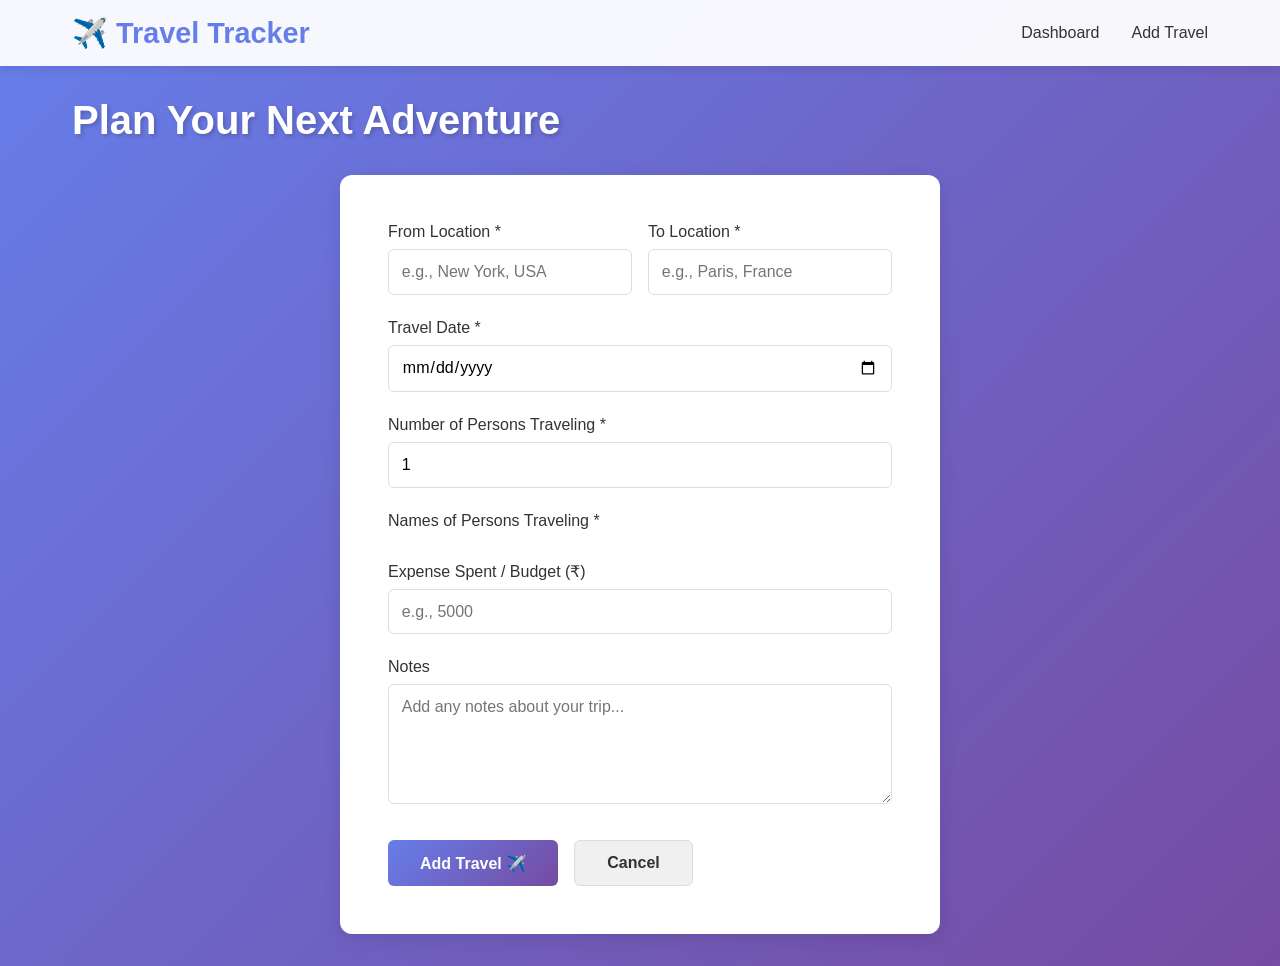
<file: templates/index.html>
<!DOCTYPE html>
<html lang="en">
<head>
    <meta charset="UTF-8">
    <meta name="viewport" content="width=device-width, initial-scale=1.0">
    <title>Add Travel - Travel Tracker</title>
    <link rel="stylesheet" href="/static/css/styles.css">
</head>
<body>
    <header>
        <nav>
            <a href="/" class="logo">✈️ Travel Tracker</a>
            <ul class="nav-links">
                <li><a href="/">Dashboard</a></li>
                <li><a href="/add">Add Travel</a></li>
            </ul>
        </nav>
    </header>

    <div id="message-container"></div>

    <main>
        <h1 class="page-title">Plan Your Next Adventure</h1>
        
        <div class="form-container">
            <form id="add-form">
                <div class="form-row">
                    <div class="form-group">
                        <label for="from-location">From Location *</label>
                        <input type="text" id="from-location" name="from-location" placeholder="e.g., New York, USA" required>
                    </div>
                    <div class="form-group">
                        <label for="to-location">To Location *</label>
                        <input type="text" id="to-location" name="to-location" placeholder="e.g., Paris, France" required>
                    </div>
                </div>

                <div class="form-group">
                    <label for="travel-date">Travel Date *</label>
                    <input type="date" id="travel-date" name="travel-date" required>
                </div>

                <div class="form-group">
                    <label for="number-of-persons">Number of Persons Traveling *</label>
                    <input type="number" id="number-of-persons" name="number-of-persons" value="1" placeholder="e.g., 2" min="1" required>
                </div>

                <div class="form-group">
                    <label>Names of Persons Traveling *</label>
                    <div id="person-names-container">
                        <!-- Dynamic person name fields will be generated here -->
                    </div>
                </div>

                <div class="form-group">
                    <label for="budget">Expense Spent / Budget (₹)</label>
                    <input type="number" id="budget" name="budget" placeholder="e.g., 5000" step="0.01" min="0">
                </div>

                <div class="form-group">
                    <label for="notes">Notes</label>
                    <textarea id="notes" name="notes" placeholder="Add any notes about your trip..."></textarea>
                </div>

                <div class="btn-group">
                    <button type="submit" class="btn btn-primary">Add Travel ✈️</button>
                    <a href="/" class="btn btn-secondary">Cancel</a>
                </div>
            </form>
        </div>
    </main>

    <script src="/static/js/script.js"></script>
</body>
</html>
</file>
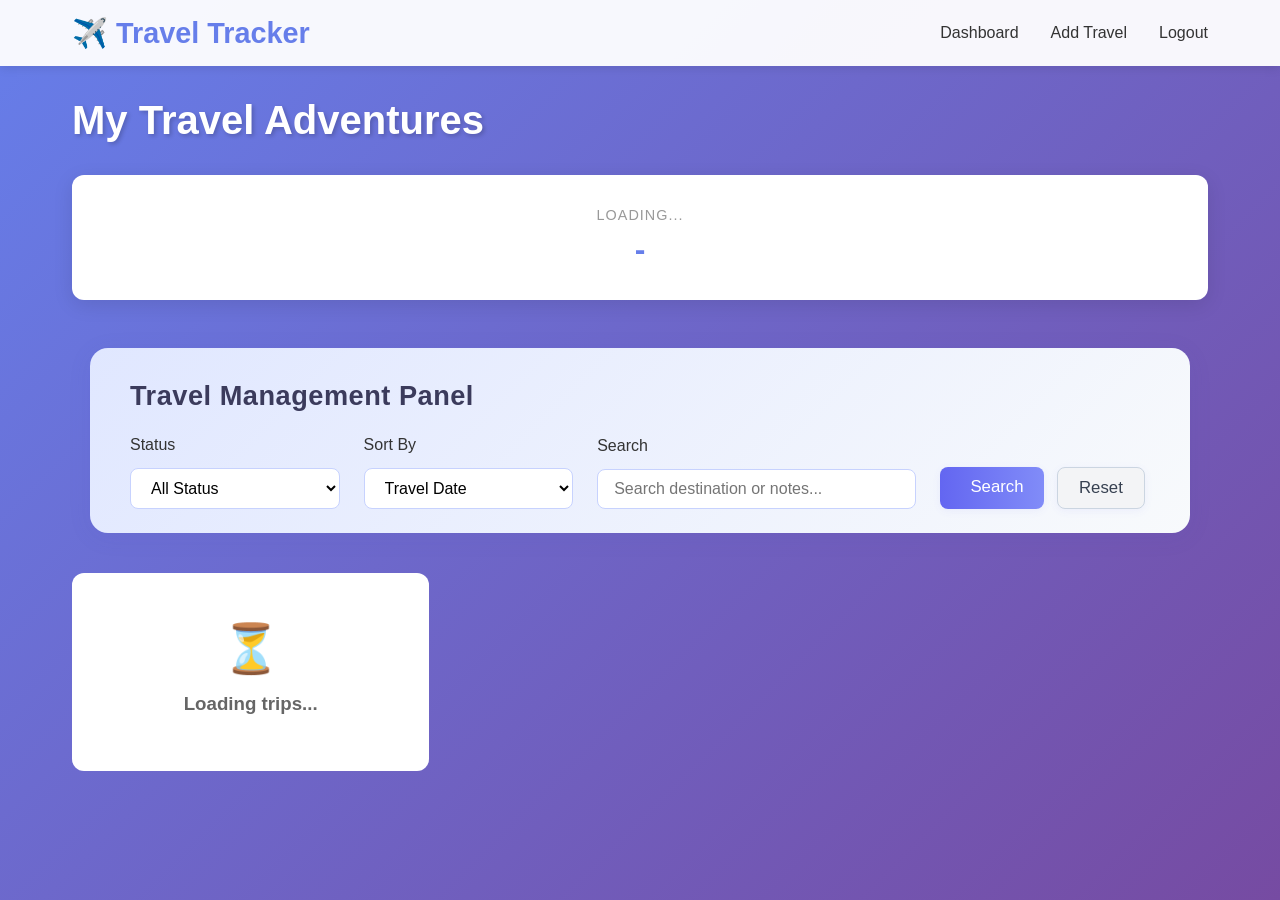
<file: templates/dashboard.html>
<!DOCTYPE html>
<html lang="en">
<head>
    <meta charset="UTF-8">
    <meta name="viewport" content="width=device-width, initial-scale=1.0">
    <title>Dashboard - Travel Tracker</title>
    <link rel="stylesheet" href="/static/css/styles.css">
</head>
<body>
    <header>
        <nav>
            <a href="/" class="logo">✈️ Travel Tracker</a>
            <ul class="nav-links">
                <li><a href="/">Dashboard</a></li>
                <li><a href="/add">Add Travel</a></li>
                <li><a href="/logout" id="logout-link">Logout</a></li>
            </ul>
        </nav>
    </header>

    <div id="message-container"></div>

    <main>
        <h1 class="page-title">My Travel Adventures</h1>

        <!-- Statistics Dashboard -->
        <div class="stats-grid" id="stats-container">
            <div class="stat-card">
                <div class="stat-label">Loading...</div>
                <div class="stat-value">-</div>
            </div>
        </div>

                <!-- Travel Management Panel (Updated Filter Section) -->
                <div class="travel-panel-container">
                    <h2 class="travel-panel-title">Travel Management Panel</h2>
                    <div class="travel-panel-filters">
                        <div class="travel-panel-row">
                            <div class="travel-panel-group">
                                <label for="status-filter">Status</label>
                                <select id="status-filter" class="travel-panel-input">
                                    <option value="">All Status</option>
                                    <option value="upcoming">Upcoming</option>
                                    <option value="ongoing">Ongoing</option>
                                    <option value="completed">Completed</option>
                                </select>
                            </div>
                            <div class="travel-panel-group">
                                <label for="sort-by">Sort By</label>
                                <select id="sort-by" class="travel-panel-input">
                                    <option value="travel-date">Travel Date</option>
                                    <option value="from-location">From Location</option>
                                    <option value="to-location">To Location</option>
                                    <option value="budget">Expense Spent / Budget</option>
                                    <option value="created_at">Recently Added</option>
                                </select>
                            </div>
                            <div class="travel-panel-group search-group">
                                <label for="search-input">Search</label>
                                <input type="text" id="search-input" class="travel-panel-input" placeholder="Search destination or notes...">
                            </div>
                            <div class="travel-panel-group button-group">
                                <button id="search-btn" class="travel-panel-btn search-btn"><span class="icon"></span> Search</button>
                                <button id="reset-filters" class="travel-panel-btn reset-btn" type="button">Reset</button>
                            </div>
                        </div>
                    </div>
                </div>

        <!-- Travels Container -->
        <div id="travels-container" class="travels-container">
            <div class="empty-state">
                <div class="empty-state-icon">⏳</div>
                <h3>Loading trips...</h3>
            </div>
        </div>
    </main>

    <script src="/static/js/script.js"></script>
</body>
</html>
</file>
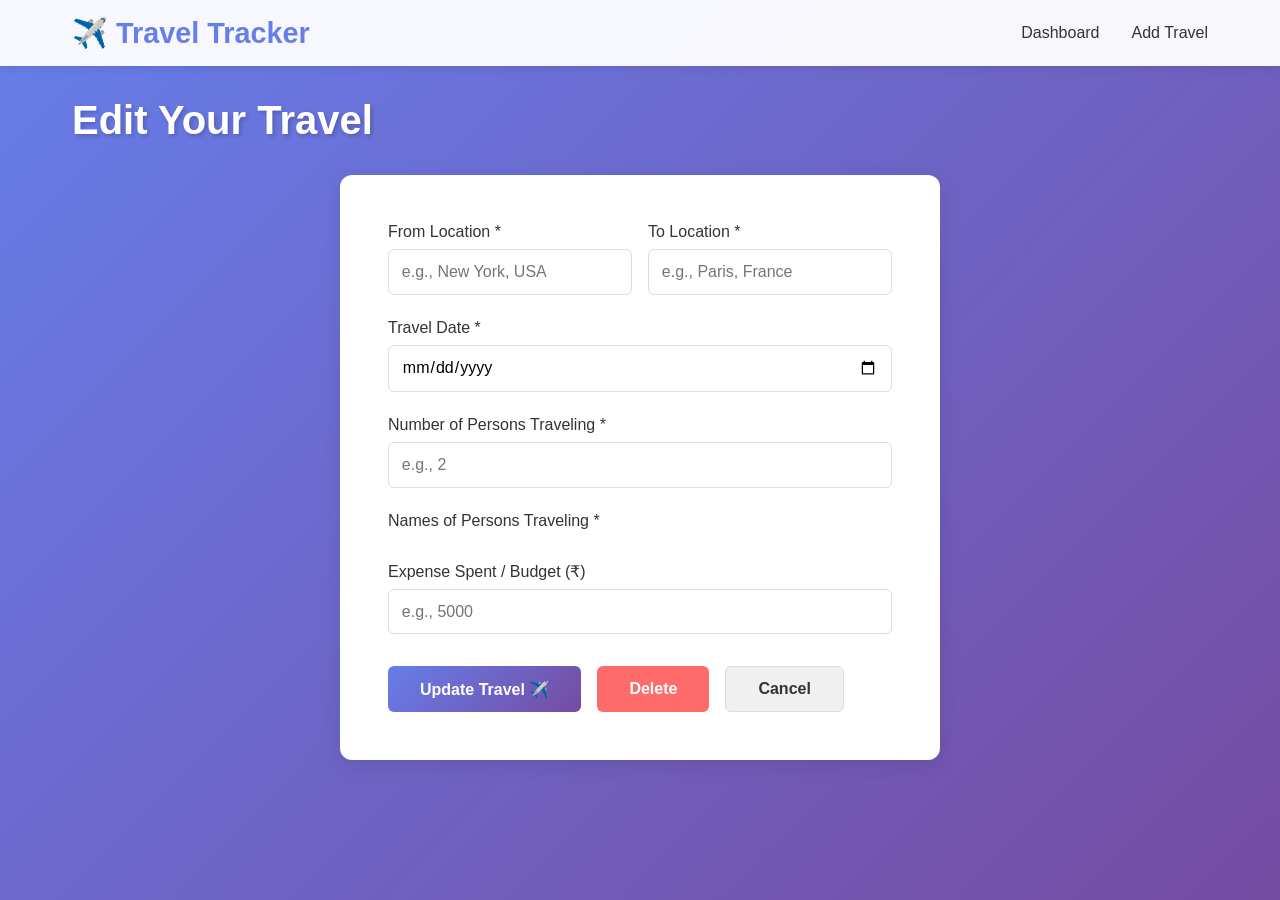
<file: templates/edit.html>
<!DOCTYPE html>
<html lang="en">
<head>
    <meta charset="UTF-8">
    <meta name="viewport" content="width=device-width, initial-scale=1.0">
    <title>Edit Travel - Travel Tracker</title>
    <link rel="stylesheet" href="/static/css/styles.css">
</head>
<body>
    <header>
        <nav>
            <a href="/" class="logo">✈️ Travel Tracker</a>
            <ul class="nav-links">
                <li><a href="/">Dashboard</a></li>
                <li><a href="/add">Add Travel</a></li>
            </ul>
        </nav>
    </header>

    <div id="message-container"></div>

    <main>
        <h1 class="page-title">Edit Your Travel</h1>
        
        <div class="form-container">
            <form id="edit-form">
                <div class="form-row">
                    <div class="form-group">
                        <label for="from-location">From Location *</label>
                        <input type="text" id="from-location" name="from-location" placeholder="e.g., New York, USA" required>
                    </div>
                    <div class="form-group">
                        <label for="to-location">To Location *</label>
                        <input type="text" id="to-location" name="to-location" placeholder="e.g., Paris, France" required>
                    </div>
                </div>

                <div class="form-group">
                    <label for="travel-date">Travel Date *</label>
                    <input type="date" id="travel-date" name="travel-date" required>
                </div>

                <div class="form-group">
                    <label for="number-of-persons">Number of Persons Traveling *</label>
                    <input type="number" id="number-of-persons" name="number-of-persons" placeholder="e.g., 2" min="1" required>
                </div>

                <div class="form-group">
                    <label>Names of Persons Traveling *</label>
                    <div id="person-names-container">
                        <!-- Dynamic person name fields will be generated here -->
                    </div>
                </div>

                <div class="form-group">
                    <label for="budget">Expense Spent / Budget (₹)</label>
                    <input type="number" id="budget" name="budget" placeholder="e.g., 5000" step="0.01" min="0">
                </div>

                <div class="btn-group">
                    <button type="submit" class="btn btn-primary">Update Travel ✈️</button>
                    <button type="button" id="delete-btn" class="btn btn-danger">Delete</button>
                    <a href="/" class="btn btn-secondary">Cancel</a>
                </div>
            </form>
        </div>
    </main>

    <script src="/static/js/script.js"></script>
</body>
</html>
</file>
<file: static/css/styles.css>
/* Travel Management Panel (Filter Section) */
.travel-panel-container {
    background: linear-gradient(135deg, #e0e7ff 0%, #f8fafc 100%);
    border-radius: 18px;
    box-shadow: 0 4px 24px rgba(80, 80, 180, 0.08);
    padding: 2rem 2.5rem 1.5rem 2.5rem;
    margin: 2rem auto 2.5rem auto;
    max-width: 1100px;
}

.travel-panel-title {
    font-size: 1.7rem;
    font-weight: 600;
    color: #3b3b5c;
    margin-bottom: 1.5rem;
    letter-spacing: 0.5px;
}

.travel-panel-filters {
    width: 100%;
}

.travel-panel-row {
    display: flex;
    flex-wrap: wrap;
    gap: 1.5rem;
    align-items: flex-end;
}

.travel-panel-group {
    display: flex;
    flex-direction: column;
    min-width: 180px;
    flex: 1 1 180px;
}

.search-group {
    min-width: 260px;
    flex: 2 1 260px;
}

.button-group {
    display: flex;
    flex-direction: row;
    gap: 0.8rem;
    min-width: 180px;
    flex: 1 1 180px;
    align-items: flex-end;
}

.travel-panel-input {
    margin-top: 0.4rem;
    padding: 0.6rem 1rem;
    border: 1px solid #c7d2fe;
    border-radius: 8px;
    background: #fff;
    font-size: 1rem;
    transition: border 0.2s;
}

.travel-panel-input:focus {
    border-color: #6366f1;
    outline: none;
}

.travel-panel-btn {
    padding: 0.6rem 1.3rem;
    border: none;
    border-radius: 8px;
    font-size: 1.05rem;
    font-weight: 500;
    cursor: pointer;
    transition: background 0.2s, color 0.2s, box-shadow 0.2s;
    margin-top: 1.7rem;
    box-shadow: 0 2px 8px rgba(99, 102, 241, 0.07);
}

.search-btn {
    background: linear-gradient(90deg, #6366f1 0%, #818cf8 100%);
    color: #fff;
}

.search-btn:hover {
    background: linear-gradient(90deg, #4f46e5 0%, #6366f1 100%);
}

.reset-btn {
    background: #f3f4f6;
    color: #374151;
    border: 1px solid #cbd5e1;
}

.reset-btn:hover {
    background: #e0e7ef;
    color: #1e293b;
}

.icon {
    margin-right: 0.5em;
    font-size: 1.1em;
    vertical-align: middle;
}

@media (max-width: 900px) {
    .travel-panel-row {
        flex-direction: column;
        gap: 1.2rem;
    }
    .button-group {
        margin-top: 0.5rem;
        justify-content: flex-start;
    }
}
* {
    margin: 0;
    padding: 0;
    box-sizing: border-box;
}

body {
    font-family: 'Segoe UI', Tahoma, Geneva, Verdana, sans-serif;
    background: linear-gradient(135deg, #667eea 0%, #764ba2 100%);
    min-height: 100vh;
    color: #333;
}

header {
    background: rgba(255, 255, 255, 0.95);
    box-shadow: 0 2px 10px rgba(0, 0, 0, 0.1);
    padding: 1rem 0;
    position: sticky;
    top: 0;
    z-index: 100;
}

nav {
    max-width: 1200px;
    margin: 0 auto;
    display: flex;
    justify-content: space-between;
    align-items: center;
    padding: 0 2rem;
}

.logo {
    font-size: 1.8rem;
    font-weight: bold;
    color: #667eea;
    text-decoration: none;
}

.nav-links {
    display: flex;
    gap: 2rem;
    list-style: none;
}

.nav-links a {
    text-decoration: none;
    color: #333;
    font-weight: 500;
    transition: color 0.3s ease;
}

.nav-links a:hover {
    color: #667eea;
}

.nav-links a.active {
    color: #667eea;
    border-bottom: 2px solid #667eea;
    padding-bottom: 0.2rem;
}

main {
    max-width: 1200px;
    margin: 2rem auto;
    padding: 0 2rem;
}

.container {
    max-width: 1200px;
    margin: 0 auto;
}

.page-title {
    color: white;
    font-size: 2.5rem;
    margin-bottom: 2rem;
    text-shadow: 2px 2px 4px rgba(0, 0, 0, 0.2);
}

/* Dashboard Stats */
.stats-grid {
    display: grid;
    grid-template-columns: repeat(auto-fit, minmax(250px, 1fr));
    gap: 2rem;
    margin-bottom: 3rem;
}

.stat-card {
    background: white;
    padding: 2rem;
    border-radius: 12px;
    box-shadow: 0 5px 20px rgba(0, 0, 0, 0.1);
    text-align: center;
    transition: transform 0.3s ease, box-shadow 0.3s ease;
}

.stat-card:hover {
    transform: translateY(-5px);
    box-shadow: 0 10px 30px rgba(0, 0, 0, 0.2);
}

.stat-label {
    color: #999;
    font-size: 0.9rem;
    text-transform: uppercase;
    letter-spacing: 1px;
    margin-bottom: 0.5rem;
}

.stat-value {
    color: #667eea;
    font-size: 2rem;
    font-weight: bold;
}

/* Forms */
.form-container {
    background: white;
    padding: 3rem;
    border-radius: 12px;
    box-shadow: 0 5px 20px rgba(0, 0, 0, 0.1);
    max-width: 600px;
    margin: 0 auto;
}

.form-group {
    margin-bottom: 1.5rem;
}

label {
    display: block;
    margin-bottom: 0.5rem;
    font-weight: 500;
    color: #333;
}

input, textarea, select {
    width: 100%;
    padding: 0.8rem;
    border: 1px solid #ddd;
    border-radius: 6px;
    font-family: inherit;
    font-size: 1rem;
    transition: border-color 0.3s ease, box-shadow 0.3s ease;
}

input:focus, textarea:focus, select:focus {
    outline: none;
    border-color: #667eea;
    box-shadow: 0 0 0 3px rgba(102, 126, 234, 0.1);
}

textarea {
    resize: vertical;
    min-height: 120px;
}

.form-row {
    display: grid;
    grid-template-columns: 1fr 1fr;
    gap: 1rem;
}

.form-row .form-group {
    margin-bottom: 1.5rem;
}

/* Buttons */
.btn {
    padding: 0.8rem 2rem;
    border: none;
    border-radius: 6px;
    font-size: 1rem;
    font-weight: 600;
    cursor: pointer;
    transition: all 0.3s ease;
    text-decoration: none;
    display: inline-block;
}

.btn-primary {
    background: linear-gradient(135deg, #667eea 0%, #764ba2 100%);
    color: white;
}

.btn-primary:hover {
    transform: translateY(-2px);
    box-shadow: 0 5px 15px rgba(102, 126, 234, 0.4);
}

.btn-primary:active {
    transform: translateY(0);
}

.btn-secondary {
    background: #f0f0f0;
    color: #333;
    border: 1px solid #ddd;
}

.btn-secondary:hover {
    background: #e0e0e0;
}

.btn-danger {
    background: #ff6b6b;
    color: white;
}

.btn-danger:hover {
    background: #ff5252;
    transform: translateY(-2px);
    box-shadow: 0 5px 15px rgba(255, 107, 107, 0.4);
}

.btn-success {
    background: #51cf66;
    color: white;
}

.btn-success:hover {
    background: #40c057;
    transform: translateY(-2px);
    box-shadow: 0 5px 15px rgba(81, 207, 102, 0.4);
}

.btn-group {
    display: flex;
    gap: 1rem;
    margin-top: 2rem;
}

/* Filters and Search */
.filter-section {
    background: white;
    padding: 2rem;
    border-radius: 12px;
    margin-bottom: 2rem;
    display: flex;
    gap: 1rem;
    flex-wrap: wrap;
    align-items: flex-end;
    box-shadow: 0 2px 10px rgba(0, 0, 0, 0.05);
}

.filter-group {
    flex: 1;
    min-width: 200px;
}

.filter-group label {
    display: block;
    margin-bottom: 0.5rem;
    font-weight: 500;
}

.filter-group input,
.filter-group select {
    width: 100%;
    padding: 0.6rem;
    border: 1px solid #ddd;
    border-radius: 6px;
}

/* Travels Table */
.travels-container {
    display: grid;
    grid-template-columns: repeat(auto-fill, minmax(350px, 1fr));
    gap: 2rem;
    margin-top: 2rem;
}

.travels-list {
    background: white;
    padding: 2rem;
    border-radius: 12px;
    box-shadow: 0 2px 10px rgba(0, 0, 0, 0.05);
}

.travel-card {
    background: white;
    border: 1px solid #e0e0e0;
    border-radius: 12px;
    padding: 1.5rem;
    transition: all 0.3s ease;
    box-shadow: 0 2px 10px rgba(0, 0, 0, 0.05);
}

.travel-card:hover {
    transform: translateY(-5px);
    box-shadow: 0 10px 30px rgba(0, 0, 0, 0.15);
    border-color: #667eea;
}

.travel-card-header {
    display: flex;
    justify-content: space-between;
    align-items: start;
    margin-bottom: 1rem;
}

.travel-destination {
    font-size: 1.5rem;
    font-weight: bold;
    color: #667eea;
}

.travel-status {
    display: inline-block;
    padding: 0.4rem 0.8rem;
    border-radius: 20px;
    font-size: 0.8rem;
    font-weight: 600;
    text-transform: uppercase;
}

.status-upcoming {
    background: #e3f2fd;
    color: #1976d2;
}

.status-ongoing {
    background: #fff3e0;
    color: #f57c00;
}

.status-completed {
    background: #e8f5e9;
    color: #388e3c;
}

.travel-dates {
    color: #666;
    font-size: 0.9rem;
    margin-bottom: 1rem;
}

.travel-budget {
    display: grid;
    grid-template-columns: 1fr 1fr;
    gap: 1rem;
    margin-bottom: 1rem;
    padding-bottom: 1rem;
    border-bottom: 1px solid #e0e0e0;
}

.budget-item {
    display: flex;
    flex-direction: column;
}

.budget-label {
    color: #999;
    font-size: 0.8rem;
    text-transform: uppercase;
}

.budget-value {
    color: #667eea;
    font-size: 1.2rem;
    font-weight: bold;
}

.travel-notes {
    color: #666;
    font-size: 0.95rem;
    margin-bottom: 1rem;
    padding: 0.8rem;
    background: #f9f9f9;
    border-left: 3px solid #667eea;
    border-radius: 4px;
}

.travel-actions {
    display: flex;
    gap: 0.5rem;
}

.travel-actions button {
    flex: 1;
}

/* Table View */
.travels-table {
    width: 100%;
    border-collapse: collapse;
    background: white;
    border-radius: 12px;
    overflow: hidden;
    box-shadow: 0 2px 10px rgba(0, 0, 0, 0.05);
}

.travels-table thead {
    background: linear-gradient(135deg, #667eea 0%, #764ba2 100%);
    color: white;
}

.travels-table th {
    padding: 1.2rem;
    text-align: left;
    font-weight: 600;
}

.travels-table td {
    padding: 1.2rem;
    border-bottom: 1px solid #e0e0e0;
}

.travels-table tbody tr:hover {
    background: #f9f9f9;
}

.travels-table .actions-cell {
    display: flex;
    gap: 0.5rem;
}

/* Empty State */
.empty-state {
    text-align: center;
    padding: 3rem 2rem;
    background: white;
    border-radius: 12px;
    color: #999;
}

.empty-state-icon {
    font-size: 3rem;
    margin-bottom: 1rem;
}

.empty-state h3 {
    color: #666;
    margin-bottom: 0.5rem;
}

.empty-state p {
    color: #999;
    margin-bottom: 1.5rem;
}

/* Success/Error Messages */
.message {
    padding: 1rem;
    border-radius: 6px;
    margin-bottom: 1rem;
    animation: slideIn 0.3s ease;
}

@keyframes slideIn {
    from {
        transform: translateY(-20px);
        opacity: 0;
    }
    to {
        transform: translateY(0);
        opacity: 1;
    }
}

.message.success {
    background: #e8f5e9;
    color: #388e3c;
    border-left: 4px solid #388e3c;
}

.message.error {
    background: #ffebee;
    color: #d32f2f;
    border-left: 4px solid #d32f2f;
}

.message.info {
    background: #e3f2fd;
    color: #1976d2;
    border-left: 4px solid #1976d2;
}

.close-message {
    float: right;
    cursor: pointer;
    font-weight: bold;
}

/* Responsive Design */
@media (max-width: 768px) {
    nav {
        flex-direction: column;
        gap: 1rem;
        padding: 1rem;
    }

    .nav-links {
        width: 100%;
        justify-content: center;
        flex-wrap: wrap;
    }

    .page-title {
        font-size: 1.8rem;
    }

    .form-container {
        padding: 1.5rem;
    }

    .form-row {
        grid-template-columns: 1fr;
    }

    .filter-section {
        flex-direction: column;
        align-items: stretch;
    }

    .filter-group {
        min-width: auto;
    }

    .travels-container {
        grid-template-columns: 1fr;
    }

    .travels-table {
        font-size: 0.9rem;
    }

    .travels-table th,
    .travels-table td {
        padding: 0.8rem;
    }

    .btn {
        padding: 0.6rem 1.2rem;
        font-size: 0.9rem;
    }

    main {
        padding: 0 1rem;
    }
}

@media (max-width: 480px) {
    .logo {
        font-size: 1.4rem;
    }

    .page-title {
        font-size: 1.5rem;
    }

    .stat-grid {
        grid-template-columns: 1fr;
        gap: 1rem;
    }

    .form-row {
        grid-template-columns: 1fr;
    }

    .btn-group {
        flex-direction: column;
    }

    .btn {
        width: 100%;
        text-align: center;
    }

    .travel-card-header {
        flex-direction: column;
    }

    .travel-budget {
        grid-template-columns: 1fr;
    }
}

/* Loading State */
.loading {
    display: inline-block;
    width: 20px;
    height: 20px;
    border: 3px solid rgba(102, 126, 234, 0.3);
    border-radius: 50%;
    border-top-color: #667eea;
    animation: spin 1s linear infinite;
}

@keyframes spin {
    to {
        transform: rotate(360deg);
    }
}

/* Utilities */
.hidden {
    display: none;
}

.text-center {
    text-align: center;
}

.mt-1 {
    margin-top: 0.5rem;
}

.mt-2 {
    margin-top: 1rem;
}

.mt-3 {
    margin-top: 2rem;
}

.mb-1 {
    margin-bottom: 0.5rem;
}

.mb-2 {
    margin-bottom: 1rem;
}

.mb-3 {
    margin-bottom: 2rem;
}

/* Person Name Fields */
#person-names-container {
    display: flex;
    flex-direction: column;
    gap: 0.5rem;
}

.person-name-field {
    width: 100%;
    padding: 0.6rem;
    border: 1px solid #ddd;
    border-radius: 6px;
    font-family: inherit;
    font-size: 1rem;
    transition: border-color 0.3s ease, box-shadow 0.3s ease;
}

.person-name-field:focus {
    outline: none;
    border-color: #667eea;
    box-shadow: 0 0 0 3px rgba(102, 126, 234, 0.1);
}

/* Travel Info Display */
.travel-info {
    display: grid;
    grid-template-columns: 1fr 1fr;
    gap: 1rem;
    margin-bottom: 1rem;
    padding-bottom: 1rem;
    border-bottom: 1px solid #e0e0e0;
}

.info-item {
    display: flex;
    flex-direction: column;
}

.info-label {
    color: #999;
    font-size: 0.8rem;
    text-transform: uppercase;
    font-weight: 600;
    margin-bottom: 0.25rem;
}

.info-value {
    color: #667eea;
    font-size: 1.1rem;
    font-weight: bold;
}

.travel-names {
    color: #666;
    font-size: 0.95rem;
    margin-bottom: 1rem;
    padding: 0.8rem;
    background: #f9f9f9;
    border-left: 3px solid #667eea;
    border-radius: 4px;
}
</file>
